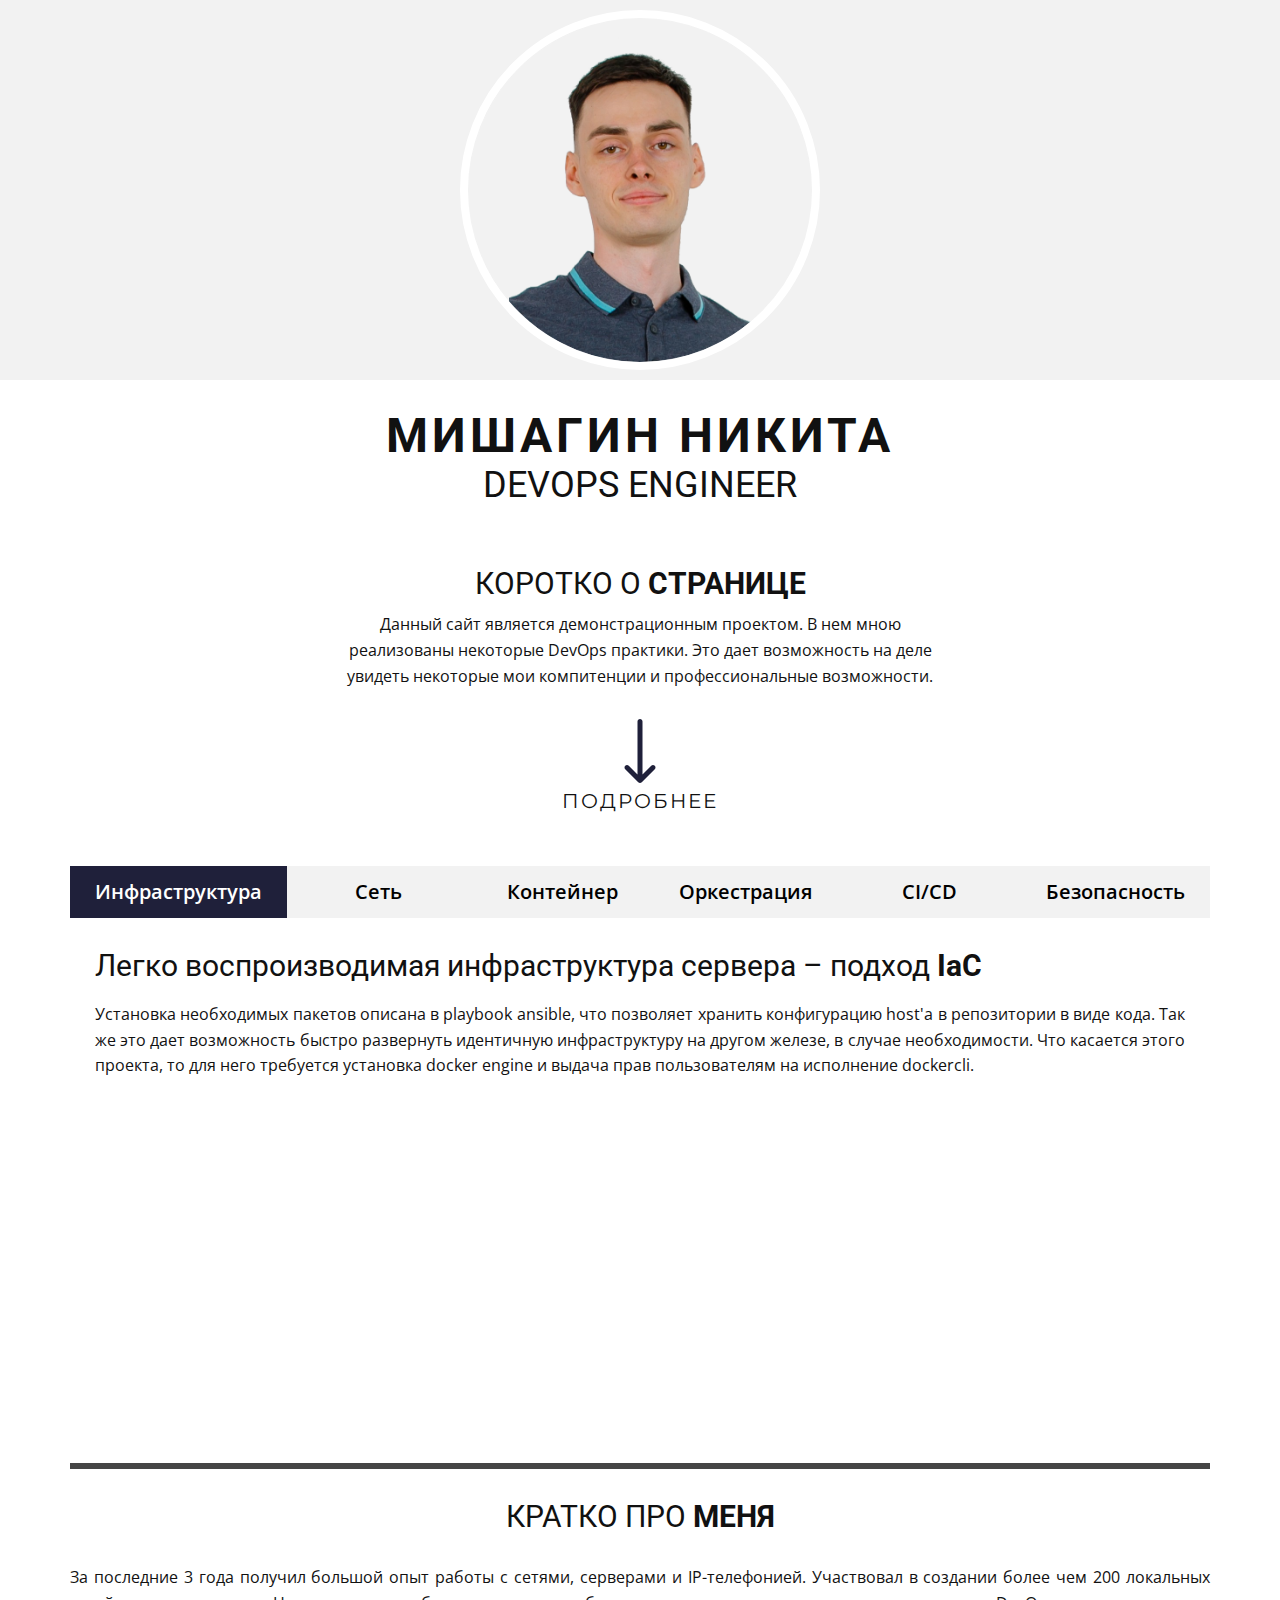
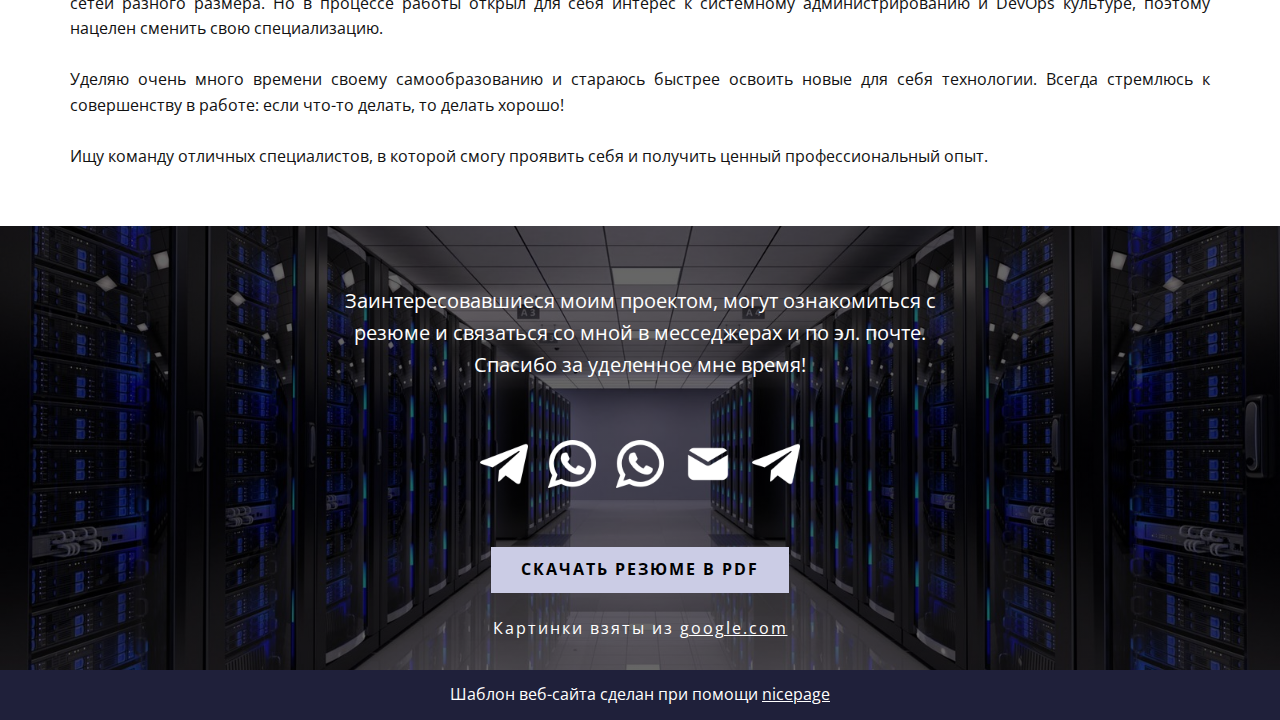
<file: files/index.html>
<!DOCTYPE html>
<html style="font-size: 16px;" lang="ru">
  <head>
    <meta name="viewport" content="width=device-width, initial-scale=1.0">
    <meta charset="utf-8">
    <meta name="keywords" content="">
    <meta name="description" content="This page is a test DevOps project.">
    <meta name="page_type" content="np-template-header-footer-from-plugin">
    <title>My Portfolio</title>
    <link rel="stylesheet" href="nicepage.css" media="screen">
    <link rel="stylesheet" href="index.css" media="screen">
    <script class="u-script" type="text/javascript" src="jquery.js" defer=""></script>
    <script class="u-script" type="text/javascript" src="nicepage.js" defer=""></script>
    <meta name="generator" content="Nicepage 4.8.2, nicepage.com">
    <meta property="og:title" content="My Portfolio">
    <meta property="og:description" content="This page is a test DevOps project.">
    <meta property="og:image" content="images/page-logo.png">
    <link rel="icon" href="images/favicon.png">
    <link id="u-theme-google-font" rel="stylesheet" href="https://fonts.googleapis.com/css?family=Roboto:100,100i,300,300i,400,400i,500,500i,700,700i,900,900i|Open+Sans:300,300i,400,400i,500,500i,600,600i,700,700i,800,800i">
    <link id="u-page-google-font" rel="stylesheet" href="https://fonts.googleapis.com/css?family=Montserrat:100,100i,200,200i,300,300i,400,400i,500,500i,600,600i,700,700i,800,800i,900,900i">
    <script type="application/ld+json">{
		  "@context": "",
		  "@type": "Organization",
		  "name": "simplesite"
    }</script>
    <meta name="theme-color" content="#1f203a">
    <meta property="og:type" content="website">
  </head>
  <body data-home-page="index.html" data-home-page-title="index" class="u-body u-xl-mode">
    <section class="u-align-center u-clearfix u-section-1" id="carousel_a717">
      <div class="u-container-style u-expanded-width u-grey-5 u-group u-shape-rectangle u-group-1">
        <div class="u-container-layout u-container-layout-1">
          <div alt="" class="u-border-8 u-border-white u-image u-image-circle u-image-1" data-image-width="788" data-image-height="788"></div>
        </div>
      </div>
      <h2 class="u-text u-text-1">Мишагин Никита</h2>
      <h2 class="u-text u-text-2">DEVOPS <span style="font-weight: 400;">ENGINEER</span></h2>
      <h3 class="u-text u-text-3">КОРОТКО О <span style="font-weight: 700;">СТРАНИЦЕ</span></h3>
      <p class="u-text u-text-4">
        Данный сайт является демонстрационным проектом. В нем мною реализованы некоторые DevOps практики. Это дает возможность на деле увидеть некоторые
        мои компитенции и профессиональные возможности.
      </p>
      <span class="u-icon u-icon-circle u-text-palette-1-base u-icon-1">
        <svg class="u-svg-link" preserveAspectRatio="xMidYMin slice" viewBox="0 0 512 512" style="">
          <use xmlns:xlink="http://www.w3.org/1999/xlink" xlink:href="#svg-7d5a"></use>
        </svg>
        <svg class="u-svg-content" viewBox="0 0 512 512" x="0px" y="0px" id="svg-7d5a" style="enable-background:new 0 0 512 512;">
          <g>
            <g>
              <path d="M374.108,373.328c-7.829-7.792-20.492-7.762-28.284,0.067L276,443.557V20c0-11.046-8.954-20-20-20    c-11.046,0-20,8.954-20,20v423.558l-69.824-70.164c-7.792-7.829-20.455-7.859-28.284-0.067c-7.83,7.793-7.859,20.456-0.068,28.285    l104,104.504c0.006,0.007,0.013,0.012,0.019,0.018c7.792,7.809,20.496,7.834,28.314,0.001c0.006-0.007,0.013-0.012,0.019-0.018    l104-104.504C381.966,393.785,381.939,381.121,374.108,373.328z"></path>
            </g>
          </g>
        </svg>
      </span>
      <h5 class="u-custom-font u-font-montserrat u-text u-text-5">подробнее</h5>
    </section>
    <section class="u-align-center u-clearfix u-section-2" id="sec-8fac">
      <div class="u-clearfix u-sheet u-sheet-1">
        <div class="u-tab-links-align-justify u-tabs u-tabs-1">
          <ul class="u-spacing-0 u-tab-list u-unstyled u-white u-tab-list-1" role="tablist">
            <li class="u-tab-item" role="presentation">
              <a class="active u-active-palette-1-base u-button-style u-grey-5 u-tab-link u-text-active-white u-text-black u-tab-link-1" id="link-tab-0da5" href="#tab-0da5" role="tab" aria-controls="tab-0da5" aria-selected="true">Инфраструктура</a>
            </li>
            <li class="u-tab-item" role="presentation">
              <a class="u-active-palette-1-base u-button-style u-grey-5 u-tab-link u-text-active-white u-text-black u-tab-link-2" id="link-tab-40db" href="#tab-40db" role="tab" aria-controls="tab-40db" aria-selected="false">Сеть</a>
            </li>
            <li class="u-tab-item" role="presentation">
              <a class="u-active-palette-1-base u-button-style u-grey-5 u-tab-link u-text-active-white u-text-black u-tab-link-3" id="link-tab-61d4" href="#tab-61d4" role="tab" aria-controls="tab-61d4" aria-selected="false">Контейнер</a>
            </li>
            <li class="u-tab-item" role="presentation">
              <a class="u-active-palette-1-base u-button-style u-grey-5 u-tab-link u-text-active-white u-text-black u-tab-link-4" id="link-tab-6588" href="#tab-6588" role="tab" aria-controls="tab-6588" aria-selected="false">Оркестрация</a>
            </li>
            <li class="u-tab-item" role="presentation">
              <a class="u-active-palette-1-base u-button-style u-grey-5 u-tab-link u-text-active-white u-text-black u-tab-link-5" id="link-tab-1f6c" href="#tab-1f6c" role="tab" aria-controls="tab-1f6c" aria-selected="false">CI/CD</a>
            </li>
            <li class="u-tab-item" role="presentation">
              <a class="u-active-palette-1-base u-button-style u-grey-5 u-tab-link u-text-active-white u-text-black u-tab-link-6" id="link-tab-f34b" href="#tab-f34b" role="tab" aria-controls="tab-f34b" aria-selected="false">Безопасность</a>
            </li>
          </ul>
          <div class="u-tab-content">
            <div class="u-container-style u-shape-rectangle u-tab-active u-tab-pane" id="tab-0da5" role="tabpanel" aria-labelledby="link-tab-0da5">
              <div class="u-container-layout u-container-layout-1">
                <h3 class="u-text u-text-1">Легко воспроизводимая инфраструктура сервера – подход <span style="font-weight: 700;">IaC</span></h3>
                <p class="u-align-justify u-text u-text-2">
                  Установка необходимых пакетов описана в playbook ansible, что позволяет хранить конфигурацию host'а в репозитории в виде кода. Так же это
                  дает возможность быстро развернуть идентичную инфраструктуру на другом железе, в случае необходимости.
                  Что касается этого проекта, то для него требуется установка docker engine и выдача прав пользователям на исполнение dockercli.
                </p>
              </div>
            </div>
            <div class="u-container-style u-shape-rectangle u-tab-pane" id="tab-40db" role="tabpanel" aria-labelledby="link-tab-40db">
              <div class="u-container-layout u-container-layout-2">
                <h3 class="u-text u-text-3">Конфигурация домашней <span style="font-weight: 700;">LAN</span></h3>
                <p class="u-align-justify u-text u-text-4">
                  Без серьезных финансовых затрат на оборудование нельзя применить множество практик по резервированию, масштабированию и повышению
                  безопасности сети, но для небольшого домашнего сервера с ограниченным кругом пользователей этого и не требуется. А для всего остального
                  было выполнено следующее:
                  <br>
                  От провайдера по PPPoE динамически выдается публичный IP-адрес. Так как адрес динамический, а статический можно получить за отдельную
                  сумму, пришлось прибегнуть к использованию dynamicDNS CloudFlare. Это позволяетавтоматически обновлять конфигурацию DNS, конкретнее
                  соответствующий домену IP-адрес, в случае выдачи провайдером нового адреса.
                  <br>
                  Для доступа к серверу из «всемирной сети» на домашнем роутере были открыты 80 и 443 порты, соответствующие протоколам HTTP и HTTPS.
                  Внутри домашней сети используется приватная сеть за NAT. Чтобы перенаправить приходящие запросы по HTTP/HTTPS на сервер были проброшены
                  указанные ранее порты (PAT) на приватный IP-адрес сервера.
                  <br>
                  Доменное имя зарегистрировано бесплатно через freenom.com в доменной зоне .ml
                </p>
              </div>
            </div>
            <div class="u-container-style u-shape-rectangle u-tab-pane" id="tab-61d4" role="tabpanel" aria-labelledby="link-tab-61d4">
              <div class="u-container-layout u-valign-top u-container-layout-3">
                <h3 class="u-text u-text-5">Приложение в контейнере <span style="font-weight: 700;">Docker</span></h3>
                <p class="u-align-justify u-text u-text-6">
                  Уверенная работа с контейнерами – обязательный навык devops инженера в наши дни. Docker – является очень популярным инструментом
                  контейнеризации приложений. Поэтому данный сайт представляет собой docker контейнер на основе web-сервера nginx.<br>Пока данный
                  сайт довольно прост и статичен, поэтому его сборка ограничивается одним слоем – копированием директории.
                </p>
              </div>
            </div>
            <div class="u-container-style u-shape-rectangle u-tab-pane" id="tab-6588" role="tabpanel" aria-labelledby="link-tab-6588">
              <div class="u-container-layout u-container-layout-4">
                <h3 class="u-text u-text-7"> Оркестрация с <span style="font-weight: 700;">Docker Swarm</span></h3>
                <p class="u-align-justify u-text u-text-8">
                  Для данного проекта применена оркестрация swarm, что дает ряд полезных преимуществ. В этом режиме мы можем реплицировать сервис, что повышает
                  его отказоустойчивость, обеспечивает распределение нагрузки, легкое масштабирование, скользящие обновления/откаты, автоматическое восстановление
                  и другое.
                  <br>
                  В compose файле описаны правила его развертывания (deploy), что дает понять docker engine, как им управлять.
                </p>
              </div>
            </div>
            <div class="u-container-style u-shape-rectangle u-tab-pane" id="tab-1f6c" role="tabpanel" aria-labelledby="link-tab-1f6c">
              <div class="u-container-layout u-container-layout-5">
                <h3 class="u-text u-text-9">Pipeline CI/CD на <span style="font-weight: 700;">Jenkins</span></h3>
                <p class="u-align-justify u-text u-text-10">
                  Для организации непрерывных интеграции и доставки кода используется Jenkins.
                  <br>
                  При выполнении «push» в master ветку github оповещает сервер Jenkins. Тот в свою очередь инициирует выполнение job, который скачавает
                  проект на сервер, выполняет на нем сборку нового docker образа, а затем обновляет выполняемый контейнер до актуальной версии.
                  <br>
                  Но здесь есть нюанс. Jenkins развернут в контейнере. Поэтому для сборки образов и работы с docker используется подключение по ssh к
                  хосту. Это необходимо, чтобы обойти проблему dind.
                </p>
              </div>
            </div>
            <div class="u-container-style u-shape-rectangle u-tab-pane" id="tab-f34b" role="tabpanel" aria-labelledby="link-tab-f34b">
              <div class="u-container-layout u-valign-top u-container-layout-6">
                <h3 class="u-text u-text-11">Защита и <span style="font-weight: 700;">шифрование</span>
                </h3>
                <p class="u-align-justify u-text u-text-12">Скоро здесь появится контент.</p>
              </div>
            </div>
          </div>
        </div>
      </div>
    </section>
    <section class="u-clearfix u-section-3" id="carousel_9d5a">
      <div class="u-clearfix u-sheet u-sheet-1">
        <div class="u-border-6 u-border-grey-dark-1 u-expanded-width u-line u-line-horizontal u-line-1"></div>
        <h3 class="u-align-center u-text u-text-1">КРАТКО ПРО <span style="font-weight: 700;">МЕНЯ</span>
        </h3>
        <p class="u-align-justify u-text u-text-2">
          За последние 3 года получил большой опыт работы с сетями, серверами и IP-телефонией. Участвовал в создании более чем 200 локальных сетей разного размера.
          Но в процессе работы открыл для себя интерес к системному администрированию и DevOps культуре, поэтому нацелен сменить свою специализацию.
          <br>
          <br>
          Уделяю очень много времени своему самообразованию и стараюсь быстрее освоить новые для себя технологии. Всегда стремлюсь к совершенству в работе: если
          что-то делать, то делать хорошо!
          <br>
          <br>
          Ищу команду отличных специалистов, в которой смогу проявить себя и получить ценный профессиональный опыт.
        </p>
      </div>
    </section>
    <section class="u-align-center u-clearfix u-image u-shading u-section-4" data-image-width="1600" data-image-height="900" id="sec-77fd">
      <div class="u-clearfix u-sheet u-sheet-1">
        <p class="u-large-text u-text u-text-variant u-text-1">
          Заинтересовавшиеся моим проектом, могут ознакомиться с резюме и связаться со мной в месседжерах и по эл. почте.
          <br>
          Спасибо за уделенное мне время!
        </p>
        <div class="u-social-icons u-spacing-20 u-social-icons-1">
          <a class="u-social-url" target="_blank" data-type="Telegram" title="Telegram" href="https://t.me/nikitamishagin"><span class="u-file-icon u-icon u-social-icon u-social-telegram u-text-white u-icon-1"><img src="images/3.png" alt=""></span>
          </a>
          <a class="u-social-url" target="_blank" data-type="Whatsapp" title="Whatsapp" href="https://wa.me/79110148996"><span class="u-file-icon u-icon u-social-icon u-social-whatsapp u-text-white u-icon-2"><img src="images/4.png" alt=""></span>
          </a>
          <a class="u-social-url" target="_blank" data-type="Github" title="Github" href="https://github.com/nikitamishagin"><span class="u-file-icon u-icon u-social-github u-social-icon u-text-white u-icon-3"><img src="images/5.png" alt=""></span>
          </a>
          <a class="u-social-url" target="_blank" data-type="Custom" title="HeadHunter" href="https://spb.hh.ru/applicant/resumes/view?resume=2ca92c03ff09ae90dd0039ed1f46476b4a4e7a"><span class="u-file-icon u-icon u-social-custom u-social-icon u-text-white u-icon-4"><img src="images/6.png" alt=""></span>
          </a>
          <a class="u-social-url" target="_blank" data-type="Email" title="Email" href="mailto:nikitamishagin@gmail.com"><span class="u-file-icon u-icon u-social-email u-social-icon u-text-white u-icon-5"><img src="images/7.png" alt=""></span>
          </a>
        </div>
        <a href="https://myfamcloud.ml/s/esJwEkQAkMSZ2w9/download/resume.pdf" class="u-align-center u-border-none u-btn u-button-style u-btn-1">СКАЧАТЬ РЕЗЮМЕ В PDF</a>
        <p class="u-text u-text-white u-text-2">Картинки взяты из&nbsp;<a class="u-active-none u-border-none u-btn u-button-link u-button-style u-hover-none u-none u-text-body-alt-color u-btn-2" href="https://www.google.com" target="_blank">google.com</a>
        </p>
      </div>
    </section>
    <footer class="u-align-center u-clearfix u-footer u-palette-1-base u-footer" id="sec-0f65"><div class="u-clearfix u-sheet u-valign-middle u-sheet-1">
        <p class="u-text u-text-1">Шаблон веб-сайта сделан при помощи&nbsp;<a class="u-active-none u-border-none u-btn u-button-link u-button-style u-hover-none u-none u-text-body-alt-color u-btn-1" href="https://nicepage.com" target="_blank">nicepage</a>
        </p>
      </div>
    </footer>
  </body>
</html>
</file>
